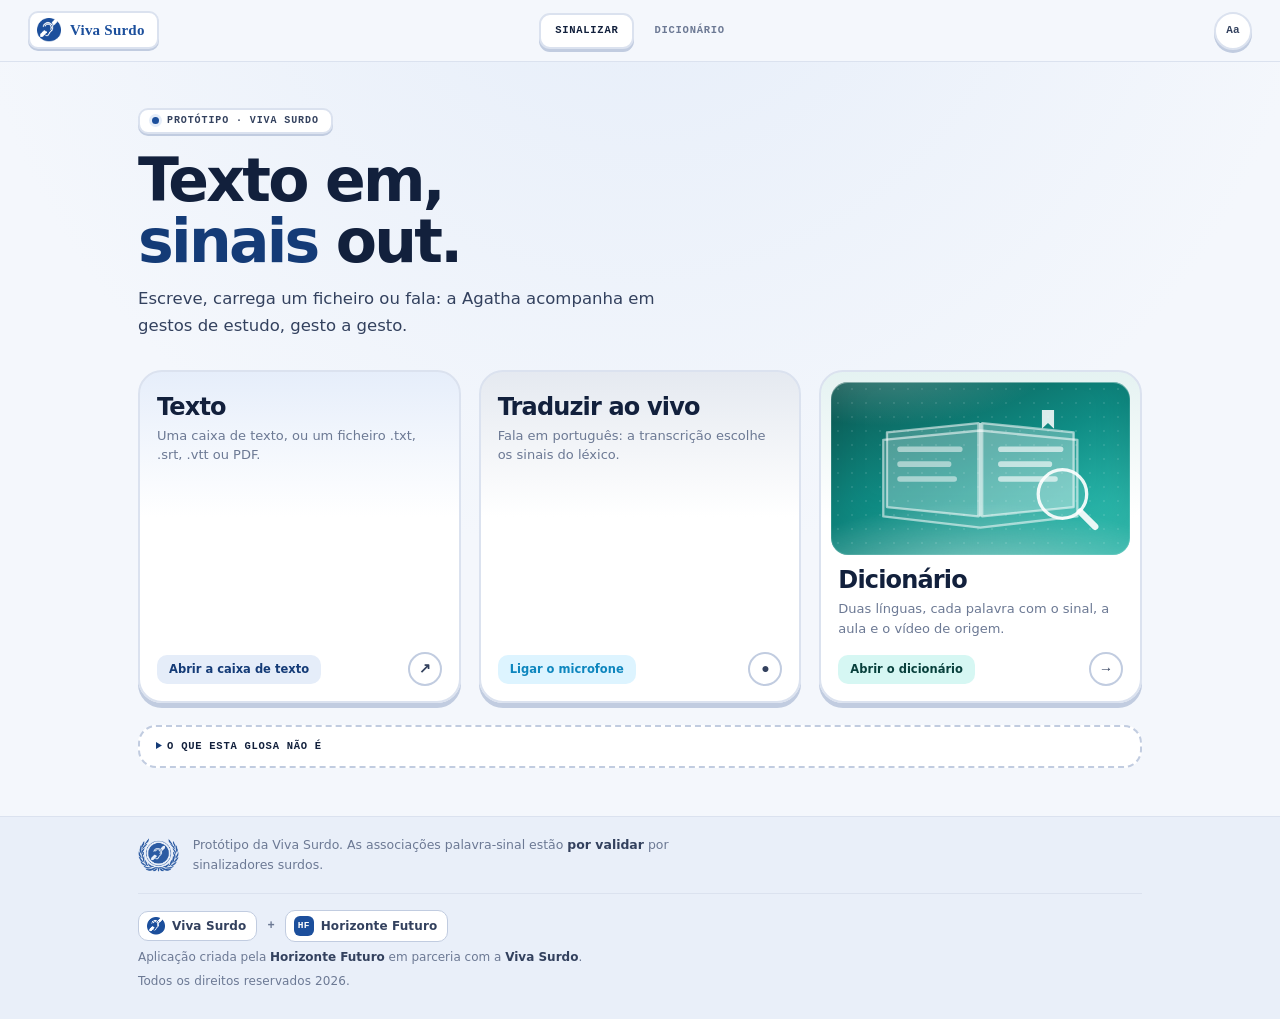
<file: index.html>
<!DOCTYPE html>
<html lang="pt-AO">
<head>
<meta charset="UTF-8">
<meta name="viewport" content="width=device-width, initial-scale=1.0, viewport-fit=cover">
<title>Viva Surdo — texto em, sinais out</title>
<meta name="description" content="Cola texto, legendas ou um PDF e vê a glosa em sinais com mãos animadas. Dicionário de sinais de estudo em Língua Gestual Angolana, por validar por sinalizadores surdos. Sem conta, sem recolha de dados.">
<meta name="theme-color" content="#F4F7FC">
<link rel="manifest" href="manifest.webmanifest">
<link rel="apple-touch-icon" href="assets/icon-192.png?v=vs134">
<meta name="mobile-web-app-capable" content="yes">
<meta name="apple-mobile-web-app-title" content="Viva Surdo">
<meta property="og:type" content="website">
<meta property="og:locale" content="pt_AO">
<meta property="og:site_name" content="Viva Surdo">
<meta property="og:title" content="Viva Surdo — texto em, sinais out">
<meta property="og:description" content="Cola texto, legendas ou um PDF e vê a glosa em sinais com mãos animadas. Glosa de estudo, não tradução automática.">
<link rel="icon" href="favicon.ico?v=vs134" sizes="any">
<link rel="stylesheet" href="styles.css?v=vs134">
<script>
/* Aplicar as opções de acessibilidade antes do primeiro paint. */
(function () {
  try {
    var p = JSON.parse(localStorage.getItem('vs.a11y') || '{}');
    var h = document.documentElement;
    if (p.temaEscuro) h.setAttribute('data-tema-escuro', '');
    if (p.contraste) h.setAttribute('data-contraste-alto', '');
    if (p.movimento) h.setAttribute('data-movimento-reduzido', '');
    h.style.setProperty('--escala', ([100, 115, 130, 150].indexOf(p.escala) >= 0 ? p.escala : 100) / 100);
  } catch (e) { /* sem localStorage: usar valores padrão */ }
})();
</script>
</head>
<body>
<a class="skip" href="#conteudo">Saltar para o conteúdo principal</a>
<div id="app"></div>
<span id="route-live" class="sr-only" aria-live="polite"></span>
<div id="vivo-fluxo" class="vivo-fluxo" aria-hidden="true">
  <!-- o clarão: uma cópia estática, desfocada e ondulada pela turbulência. Fica
       num SVG próprio porque qualquer animação no mesmo SVG obriga o Chrome a
       repetir os filtros de ecrã inteiro a cada quadro (10 fps em vez de 60). -->
  <svg class="vivo-liquido vivo-liquido-veu" viewBox="0 0 1600 1000" preserveAspectRatio="none" focusable="false">
    <defs>
      <filter id="vivo-onda" x="-15%" y="-15%" width="130%" height="130%" color-interpolation-filters="sRGB">
        <feTurbulence type="fractalNoise" baseFrequency="0.008 0.012" numOctaves="2" seed="11" result="ruido"/>
        <feDisplacementMap in="SourceGraphic" in2="ruido" scale="26" xChannelSelector="R" yChannelSelector="G"/>
      </filter>
      <!-- uma só cinta (a «#2 Ribbon» da referência): um laço fechado de béziers -->
      <path id="vivo-cinta" fill="none" d="M 800,78.2 C 809.2,78.5 818.5,80.3 827.4,82.7 C 836.3,85 845,89.5 853.5,92.4 C 862,95.4 870.1,99.3 878.7,100.5 C 887.3,101.8 895.7,101.8 905.1,99.8 C 914.5,97.7 924.5,93 935.2,88.2 C 945.8,83.3 957.6,76 969.1,70.7 C 980.5,65.4 992.9,59.4 1003.8,56.5 C 1014.7,53.6 1025.5,52.3 1034.6,53.2 C 1043.8,54.2 1051.5,58.3 1058.6,62.4 C 1065.7,66.5 1070.9,73.3 1077.2,77.8 C 1083.6,82.4 1088.8,87.8 1096.5,89.7 C 1104.3,91.7 1112.6,92.1 1123.7,89.7 C 1134.8,87.4 1148.2,81.9 1163.1,75.7 C 1177.9,69.5 1195.7,60.3 1212.8,52.7 C 1229.9,45.1 1249.1,36.2 1265.8,30.1 C 1282.5,24.1 1299.2,18.9 1313,16.4 C 1326.9,13.9 1338.8,13.9 1348.8,15.3 C 1358.9,16.7 1366.2,20.8 1373.4,24.8 C 1380.5,28.7 1385.6,34.4 1391.9,39.2 C 1398.1,43.9 1403.9,48.9 1410.8,53.4 C 1417.7,57.8 1425.5,61.6 1433.2,65.8 C 1440.8,70.1 1449.7,73.8 1456.7,79 C 1463.6,84.3 1470.7,90 1475,97.5 C 1479.2,105 1481.7,114 1482,124.1 C 1482.2,134.2 1479.4,146.4 1476.4,158.1 C 1473.4,169.8 1467.5,182.8 1463.9,194.3 C 1460.4,205.8 1455.8,217.2 1455.1,227 C 1454.3,236.7 1455.3,245.2 1459.4,252.9 C 1463.5,260.6 1471.3,266.6 1479.7,273.1 C 1488.1,279.5 1500,284.9 1509.7,291.4 C 1519.5,297.9 1530.6,304.5 1538,312.3 C 1545.3,320 1551.3,328.6 1553.8,337.8 C 1556.4,347 1555.5,357.3 1553.5,367.4 C 1551.5,377.5 1545.9,388.3 1541.8,398.5 C 1537.8,408.7 1532,418.9 1529.2,428.7 C 1526.4,438.6 1524.4,448 1525.1,457.5 C 1525.7,467 1529,476.1 1533,485.7 C 1537,495.2 1543.7,504.8 1548.8,514.6 C 1554,524.5 1560.2,534.7 1564,544.8 C 1567.7,554.9 1570.4,565.3 1571.4,575.4 C 1572.3,585.5 1570.9,595.5 1569.8,605.3 C 1568.7,615.2 1565.6,624.7 1564.6,634.5 C 1563.6,644.4 1562.5,654 1563.7,664.3 C 1564.8,674.6 1567.8,685.2 1571.5,696.3 C 1575.2,707.4 1581.5,719.3 1585.7,730.9 C 1590,742.6 1595.7,755 1597.2,766.2 C 1598.7,777.3 1599.1,788.6 1595,797.9 C 1590.8,807.2 1583.1,815.5 1572.4,821.9 C 1561.6,828.3 1546.3,832.9 1530.7,836.5 C 1515.2,840 1495.9,841.5 1479.1,843.3 C 1462.2,845.1 1444.2,845.4 1429.8,847.1 C 1415.3,848.8 1402.5,850.3 1392.5,853.3 C 1382.5,856.4 1375.7,860.5 1369.6,865.1 C 1363.5,869.8 1360.4,875.9 1356.1,881.3 C 1351.8,886.7 1348.7,892.8 1343.6,897.5 C 1338.6,902.2 1332.8,906.4 1325.9,909.4 C 1318.9,912.5 1310.2,914.2 1301.8,916 C 1293.5,917.7 1283.9,918.3 1275.7,920.1 C 1267.5,921.9 1259.4,923.6 1252.7,926.8 C 1246,930 1240.7,934.3 1235.5,939.3 C 1230.3,944.3 1226.6,951 1221.5,956.6 C 1216.3,962.2 1211.7,968.9 1204.7,972.9 C 1197.7,977 1189.5,980.4 1179.5,981 C 1169.4,981.5 1157.1,979.7 1144.4,976.5 C 1131.6,973.2 1116.8,966.9 1103.2,961.6 C 1089.5,956.3 1075.1,948.9 1062.7,944.6 C 1050.3,940.2 1038.7,936.1 1028.7,935.5 C 1018.7,934.9 1010.5,936.9 1002.6,940.8 C 994.6,944.8 988.3,952.4 980.8,959.2 C 973.4,966 966.5,975.4 958,981.6 C 949.6,987.7 940.4,993.9 930.2,996.1 C 920.1,998.3 908.7,997.8 897.4,994.7 C 886.1,991.5 873.9,984.4 862.6,977.2 C 851.3,970 840.1,959.6 829.6,951.4 C 819.2,943.2 809.5,934.1 800,927.8 C 790.5,921.4 781.8,916.6 772.9,913.2 C 764,909.9 755.3,909 746.5,907.7 C 737.7,906.4 728.8,906.7 720.2,905.3 C 711.6,903.9 703.1,902.3 695.1,899.5 C 687.2,896.7 679.8,892.3 672.5,888.6 C 665.2,884.8 658.9,879.6 651.5,877.1 C 644.1,874.6 637.3,872.4 628.3,873.7 C 619.4,875 609.7,878.7 597.9,884.9 C 586,891.1 572.1,901 557.2,911 C 542.2,920.9 524.7,934 508,944.6 C 491.3,955.2 473,966.7 457.1,974.5 C 441.2,982.2 425.5,988.2 412.6,990.9 C 399.8,993.7 389,992.9 380,990.8 C 371,988.7 364.9,983.1 358.6,978.2 C 352.3,973.4 348.2,966.6 342.3,961.7 C 336.4,956.9 330.9,952.2 323.3,949.4 C 315.7,946.5 306.7,945.3 296.6,944.6 C 286.6,943.8 274.5,944.9 263.1,945 C 251.7,945.2 239,946.1 228.2,945.2 C 217.5,944.3 207.1,942.8 198.5,939.8 C 190,936.8 183.3,932.2 177.1,927.1 C 170.9,922 166.7,915.5 161.5,909.3 C 156.3,903.1 151.9,896.3 145.9,890.1 C 139.8,883.9 132.8,878 125.1,872 C 117.4,866 107.8,860.5 99.6,854.1 C 91.3,847.7 81.8,841.3 75.6,833.5 C 69.4,825.8 63.9,817.2 62.3,807.5 C 60.6,797.7 61.9,786.6 65.9,775.1 C 69.8,763.6 77.9,750.7 85.9,738.4 C 93.8,726.2 105.3,713.3 113.7,701.7 C 122.1,690.1 131.5,678.9 136.3,668.8 C 141,658.8 143.6,649.9 142.2,641.5 C 140.8,633.1 135.1,625.9 127.7,618.3 C 120.4,610.7 108.7,603.8 98.3,596 C 87.8,588.3 74.9,580.4 65.1,571.8 C 55.2,563.3 45.7,554.1 39,544.6 C 32.4,535.2 28.2,525.1 25.1,515.2 C 22,505.2 21.7,494.9 20.5,484.8 C 19.4,474.6 19.6,464.4 18.2,454.2 C 16.8,443.9 14.8,433.5 12.1,423 C 9.4,412.4 5,401.6 2,390.8 C -1,380 -5.1,368.8 -6.1,358.2 C -7.2,347.5 -7.3,336.8 -4.2,327 C -1.1,317.3 4.9,308 12.4,299.7 C 20,291.3 31.1,284.1 41.2,277 C 51.3,269.9 63.8,264 73.1,257.3 C 82.4,250.6 91.4,244.3 97.1,236.6 C 102.8,228.9 105.8,220.6 107.2,211.2 C 108.6,201.9 106.5,191 105.6,180.3 C 104.8,169.6 101.8,157.5 102.2,147.3 C 102.7,137 103.6,126.5 108.3,118.8 C 113.1,111.1 120.7,104.8 130.7,100.8 C 140.7,96.9 154.5,95.5 168.2,95 C 182,94.5 198.7,96.5 213.3,97.7 C 228,99 243.5,101.5 256.3,102.4 C 269.1,103.3 280.6,104 290.3,103.2 C 300,102.4 307.4,100.1 314.6,97.7 C 321.8,95.2 327.2,91.3 333.8,88.3 C 340.4,85.3 346.6,81.9 354.2,79.8 C 361.8,77.7 370.4,76.4 379.3,75.6 C 388.3,74.8 398.6,75.5 407.8,75.1 C 417.1,74.8 426.9,75.2 434.9,73.3 C 442.9,71.4 449.9,68.8 455.8,63.7 C 461.6,58.7 465.6,51.4 469.9,43.2 C 474.1,35.1 476.8,24.1 481.4,14.9 C 486,5.7 490.4,-5.1 497.5,-12 C 504.5,-18.9 513,-24.9 523.5,-26.5 C 534,-28.1 547,-26.3 560.4,-21.6 C 573.7,-16.9 589.3,-7.6 603.8,1.7 C 618.2,11 633.5,23.9 647.1,34.2 C 660.7,44.5 673.7,55.8 685.4,63.5 C 697.1,71.2 707.4,77.2 717.4,80.6 C 727.4,84.1 736.2,84.2 745.4,84.2 C 754.6,84.2 763.4,81.5 772.5,80.5 C 781.6,79.5 790.8,77.8 800,78.2 Z"/>
    </defs>
    <g class="vivo-veu"><use class="vivo-risco" href="#vivo-cinta"/></g>
  </svg>
  <!-- a água que corre: dois traços sem filtro, um largo e um fino -->
  <svg class="vivo-liquido vivo-liquido-agua" viewBox="0 0 1600 1000" preserveAspectRatio="none" focusable="false">
    <defs>
      <linearGradient id="vivo-azul" x1="100%" y1="100%" x2="0%" y2="0%">
        <stop offset="0%" stop-color="#1157AE"/>
        <stop offset="25%" stop-color="#3FA9EE"/>
        <stop offset="55%" stop-color="#0F63C2"/>
        <stop offset="82%" stop-color="#6FD0FF"/>
        <stop offset="100%" stop-color="#0B4E9E"/>
      </linearGradient>
    </defs>
    <g class="vivo-fio"><use class="vivo-risco" href="#vivo-cinta"/></g>
    <g class="vivo-filamento"><use class="vivo-risco" href="#vivo-cinta"/></g>
  </svg>
  <div class="vivo-ondas"><i></i><i></i><i></i></div>
</div>
<script src="referencias.js?v=vs134"></script>
<script src="dados.js?v=vs134"></script>
<script src="lga.js?v=vs134"></script>
<script src="lga-3d.js?v=vs134"></script>
<script src="maos.js?v=vs134"></script>
<script src="vendor/three.min.js?v=vs134"></script>
<script src="vendor/GLTFLoader.js?v=vs134"></script>
<script src="avatar.js?v=vs134"></script>
<script src="sinal3d.js?v=vs134"></script>
<script src="aoVivo.js?v=vs134"></script>
<script src="app.js?v=vs134"></script>
</body>
</html>
</file>
<file: styles.css>
/* Viva Surdo — folha única. Tokens, componentes, telemóvel.
   Paleta tirada do logótipo oficial: azul-real sobre branco. A linguagem vem do
   treinador de SFX: cartões de 2 px com sombra sólida, botões grossos e tipos do
   sistema (sem webfonts). O azul-real é #1C4F9C (amostrado do logótipo). */
:root {
  --bg: #F4F7FC;
  --bg-deep: #E9EFF9;
  --surface: #FFFFFF;
  --surface-2: #EFF3FA;
  --surface-3: #E2E9F5;
  --ink: #12203C;
  --ink-soft: #33415E;
  --muted: #6C7994;
  --line: #DBE2EF;
  --line-strong: #C1CCE0;
  --brand: #1C4F9C;
  --brand-hover: #2560B8;
  --brand-deep: #143B77;
  --brand-ink: #FFFFFF;
  --brand-soft: #E5EDF9;
  --blue: #1CB0F6;
  --blue-deep: #0E86BE;
  --blue-soft: #DDF4FF;
  --blue-ink: #062B3B;
  --yellow: #FFC800;
  --yellow-deep: #BE9500;
  --yellow-soft: #FFF5C4;
  --yellow-ink: #3B2500;
  --orange: #FF9600;
  --orange-deep: #C56F00;
  --orange-soft: #FFF0DB;
  --orange-ink: #3B1D00;
  --red: #FF4B4B;
  --red-deep: #CF2F2F;
  --red-soft: #FFE7E7;
  --shadow: 0 4px 0 var(--line-strong);
  --shadow-brand: 0 5px 0 var(--brand-deep);
  --shadow-blue: 0 4px 0 var(--blue-deep);
  --display: "Segoe UI Variable Display", "Segoe UI", "Trebuchet MS", system-ui, sans-serif;
  --body: "Segoe UI Variable Text", "Segoe UI", "Trebuchet MS", system-ui, sans-serif;
  --serif: "Iowan Old Style", Georgia, "Times New Roman", serif;
  --mono: ui-monospace, "Cascadia Mono", Consolas, monospace;
  --focus: #4FC7FF;
  --escala: 1;
}

[data-tema-escuro] {
  --bg: #0C1526;
  --bg-deep: #08101D;
  --surface: #131F35;
  --surface-2: #182741;
  --surface-3: #213352;
  --ink: #EEF2FB;
  --ink-soft: #C7D2E6;
  --muted: #8D9BB5;
  --line: #263A5C;
  --line-strong: #354C73;
  --brand: #6D96E0;
  --brand-hover: #83A8EA;
  --brand-deep: #2A5090;
  --brand-ink: #071429;
  --brand-soft: #17294A;
  --blue: #4FC7FF;
  --blue-deep: #08678F;
  --blue-soft: #123346;
  --blue-ink: #E4F7FF;
  --yellow: #FFD43B;
  --yellow-deep: #8F6B00;
  --yellow-soft: #3A320E;
  --yellow-ink: #1A1400;
  --orange: #FFB03A;
  --orange-deep: #9A5600;
  --orange-soft: #3D2B15;
  --orange-ink: #FFF3E4;
  --red: #FF6B6B;
  --red-deep: #B33B3B;
  --red-soft: #3A1B1B;
  color-scheme: dark;
}

[data-contraste-alto] {
  --bg: #000;
  --bg-deep: #000;
  --surface: #000;
  --surface-2: #000;
  --surface-3: #111;
  --ink: #FFF;
  --ink-soft: #FFF;
  --muted: #FFF;
  --line: #FFF;
  --line-strong: #FFF;
  --brand: #FFD400;
  --brand-hover: #FFE04D;
  --brand-deep: #FFD400;
  --brand-ink: #000;
  --brand-soft: #000;
  --blue: #00E5FF;
  --blue-deep: #00E5FF;
  --blue-soft: #000;
  --blue-ink: #000;
  --yellow: #FFD400;
  --yellow-deep: #FFD400;
  --yellow-soft: #000;
  --yellow-ink: #000;
  --orange: #FFD400;
  --orange-deep: #FFD400;
  --orange-soft: #000;
  --orange-ink: #000;
  --red: #FF6B6B;
  --red-deep: #FF6B6B;
  --red-soft: #000;
  --shadow: none;
  --shadow-brand: none;
  --shadow-blue: none;
  --focus: #FFD400;
  color-scheme: dark;
}

* { box-sizing: border-box; }

html {
  font-size: calc(100% * var(--escala));
  -webkit-text-size-adjust: 100%;
  scroll-behavior: smooth;
}

body {
  margin: 0;
  min-height: 100dvh;
  display: flex;
  flex-direction: column;
  background:
    radial-gradient(circle at 50% -12%, var(--brand-soft), transparent 52%),
    var(--bg);
  color: var(--ink);
  font: 500 1rem/1.6 var(--body);
  -webkit-font-smoothing: antialiased;
  text-rendering: optimizeLegibility;
}

h1, h2, h3 { margin: 0; font-family: var(--display); line-height: 1.1; }

a { color: var(--brand-deep); }
[data-tema-escuro] a, [data-contraste-alto] a { color: var(--brand); }

img, svg { max-width: 100%; }

::selection { background: var(--brand); color: #fff; }
[data-tema-escuro] ::selection { background: var(--focus); color: #071123; }
[data-contraste-alto] ::selection { background: var(--yellow); color: #000; }

:focus-visible { outline: 3px solid var(--focus); outline-offset: 2px; border-radius: 8px; }

.sr-only {
  position: absolute; width: 1px; height: 1px; padding: 0; margin: -1px;
  overflow: hidden; clip: rect(0 0 0 0); white-space: nowrap; border: 0;
}

.skip {
  position: absolute; left: 12px; top: -64px; z-index: 60;
  padding: .7rem 1rem; border: 2px solid var(--brand-deep); border-radius: 0 0 12px 12px;
  background: var(--brand); color: var(--brand-ink);
  font: 800 .9rem/1 var(--body); text-decoration: none;
}
.skip:focus { top: 0; }

/* ---------------- moldura ---------------- */
.topo {
  position: sticky; top: 0; z-index: 30;
  display: grid; grid-template-columns: 1fr auto 1fr; align-items: center; gap: 10px;
  min-height: 62px; padding: 10px clamp(14px, 3vw, 28px);
  background: var(--bg);
  border-bottom: 1px solid var(--line);
}
.topo-ini { justify-self: start; min-width: 0; }
.topo-fim { position: relative; justify-self: end; display: flex; align-items: center; gap: 8px; }

.marca {
  display: inline-flex; align-items: center; gap: 9px;
  min-height: 34px; padding: 5px 12px 5px 7px;
  border: 2px solid var(--line); border-radius: 10px;
  background: var(--surface); color: var(--brand);
  text-decoration: none; white-space: nowrap;
  box-shadow: 0 2px 0 var(--line-strong);
  transition: border-color .12s ease, transform .1s ease;
}
.marca:hover { border-color: var(--line-strong); transform: translateY(-1px); }
.marca span { font: 700 15px/1 var(--serif); letter-spacing: .015em; }
.marca img { display: block; width: 24px; height: 24px; }

.nav { display: flex; justify-self: center; gap: 4px; }

.nav-a {
  display: inline-flex; align-items: center; justify-content: center;
  min-height: 36px; padding: 0 14px;
  border: 2px solid transparent; border-radius: 11px;
  color: var(--muted); font: 800 10.5px/1 var(--mono);
  letter-spacing: .07em; text-transform: uppercase; text-decoration: none;
  transition: background .12s ease, color .12s ease, border-color .12s ease;
}
.nav-a:hover { background: var(--surface-2); color: var(--ink); }
.nav-a.on {
  background: var(--surface); border-color: var(--line); color: var(--ink);
  box-shadow: 0 3px 0 var(--line-strong);
}

main {
  flex: 1;
  width: min(100%, 1060px);
  margin: 0 auto;
  padding: clamp(14px, 3vw, 30px) clamp(14px, 3vw, 28px) 48px;
}
main:focus { outline: none; }

.rodape {
  border-top: 1px solid var(--line);
  padding: 18px clamp(14px, 3vw, 28px) 28px;
  background: var(--bg-deep);
  color: var(--muted);
  font-size: .78rem;
}
.rodape-linha { width: min(100%, 1004px); margin: 0 auto; display: flex; align-items: center; gap: 14px; }
.rodape p { margin: 0; max-width: 64ch; }
.rodape-marca { display: block; flex: none; width: auto; height: 34px; opacity: .92; }
.rodape b { color: var(--ink-soft); }

/* créditos: duas marcas, parceria e NIF */
.rodape-creditos {
  width: min(100%, 1004px); margin: 18px auto 0; padding-top: 16px;
  border-top: 1px solid var(--line);
  display: grid; gap: 6px;
}
.creditos-marcas { display: flex; flex-wrap: wrap; align-items: center; gap: 10px; margin: 0 0 2px; }
.credito-marca {
  position: relative; display: inline-flex; align-items: center; gap: 7px;
  padding: 5px 10px 5px 8px;
  border: 1.5px solid var(--line-strong); border-radius: 10px;
  background: var(--surface); color: var(--ink-soft);
  font: 800 12px/1 var(--body); letter-spacing: .01em;
}
.credito-marca img { display: block; flex: none; width: 18px; height: 18px; }
[data-tema-escuro] .credito-marca img,
[data-contraste-alto] .credito-marca img { filter: brightness(0) invert(1); }
.credito-e { font: 900 12px/1 var(--mono); color: var(--muted); }
.credito-sigla {
  display: grid; place-items: center; flex: none;
  width: 20px; height: 20px; border-radius: 6px;
  background: var(--brand); color: var(--brand-ink);
  font: 900 9.5px/1 var(--mono); letter-spacing: .02em;
}
.credito-hf { cursor: help; }
.credito-hf:hover, .credito-hf:focus-visible { border-color: var(--brand); color: var(--ink); }
.credito-hf:focus-visible { outline: 2px solid var(--focus); outline-offset: 2px; }
.credito-nif {
  position: absolute; left: 50%; bottom: calc(100% + 8px); z-index: 2;
  transform: translate(-50%, 4px);
  padding: 6px 9px; border-radius: 8px;
  border: 1.5px solid var(--ink); background: var(--ink); color: var(--bg);
  font: 700 11px/1 var(--mono); letter-spacing: .03em; white-space: nowrap;
  opacity: 0; visibility: hidden;
  transition: opacity .13s ease, transform .13s ease, visibility .13s ease;
}
.credito-nif::after {
  content: ""; position: absolute; left: 50%; top: 100%;
  width: 7px; height: 7px; margin-left: -3.5px; margin-top: -3.5px;
  background: var(--ink); transform: rotate(45deg);
}
.credito-hf:hover .credito-nif,
.credito-hf:focus-visible .credito-nif,
.credito-hf:focus-within .credito-nif {
  opacity: 1; visibility: visible; transform: translate(-50%, 0);
}
.creditos-txt, .creditos-dir { margin: 0; font: 500 12px/1.55 var(--body); color: var(--muted); }
.creditos-txt b { color: var(--ink-soft); }
.creditos-dir { color: var(--muted); letter-spacing: .01em; }

/* ---------------- cabeçalho de página ---------------- */
.entrada { max-width: 780px; margin-top: clamp(6px, 1.6vh, 20px); }

.kicker {
  display: inline-flex; align-items: center; gap: 8px;
  margin: 0 0 16px; padding: 6px 12px;
  border: 2px solid var(--line); border-radius: 10px;
  background: var(--surface); color: var(--ink-soft);
  font: 800 10px/1 var(--mono); letter-spacing: .09em; text-transform: uppercase;
  box-shadow: 0 2px 0 var(--line-strong);
}
.kicker::before {
  content: ""; width: 7px; height: 7px; border-radius: 50%;
  background: var(--brand); box-shadow: 0 0 0 3px var(--brand-soft);
}

.entrada h1 {
  font-weight: 900;
  font-size: clamp(34px, 5.6vw, 60px);
  line-height: 1.02;
  letter-spacing: -.045em;
}
.entrada h1 em { font-style: normal; color: var(--brand-deep); }
.entrada .sub {
  margin: 14px 0 0; max-width: 54ch;
  font: 500 clamp(14px, 1.6vw, 16.5px)/1.6 var(--body); color: var(--ink-soft);
}

/* ---------------- cartões de modo ---------------- */
.modo-grid {
  display: grid; grid-template-columns: repeat(3, minmax(0, 1fr));
  gap: 18px; margin-top: clamp(20px, 3.4vh, 32px);
}

/* Cada cartão é um pequeno cartaz: um campo de cor que escorre para branco na
   base, a ilustração, e uma acção escrita por baixo. As cores entram por
   variáveis para servir o tema claro, o escuro e o contraste alto. */
.modo-card {
  --card-accent: #1B63D6;
  --card-bg: linear-gradient(158deg, #0A3E96 0%, #1B63D6 52%, #4E93F0 100%);
  --card-ink: #FFFFFF;
  --card-cta: var(--brand-deep);
  --card-cta-bg: var(--brand-soft);
  position: relative;
  display: flex; flex-direction: column;
  padding: 10px;
  border: 2px solid var(--line); border-radius: 24px;
  background: linear-gradient(180deg, color-mix(in srgb, var(--card-accent) 11%, var(--surface)) 0%, var(--surface) 44%);
  color: var(--ink);
  font: inherit; text-align: left; text-decoration: none; cursor: pointer;
  box-shadow: 0 5px 0 var(--line-strong);
  transition: transform .18s ease, border-color .18s ease, box-shadow .18s ease;
}
.modo-card:hover { transform: translateY(-4px); border-color: var(--line-strong); box-shadow: 0 9px 0 var(--line-strong); }
.modo-card:active { transform: translateY(0); box-shadow: 0 3px 0 var(--line-strong); }
.modo-card.ao-vivo {
  --card-accent: #123B7A;
  --card-bg: linear-gradient(158deg, #06152F 0%, #0D2E63 48%, #1B4FA8 100%);
  --card-cta: var(--blue-deep);
  --card-cta-bg: var(--blue-soft);
}
.modo-card.dicionario {
  --card-accent: #0F8C84;
  --card-bg: linear-gradient(158deg, #0B5751 0%, #0F8C84 48%, #38CFC0 100%);
  --card-cta: #08403C;
  --card-cta-bg: #D6F7F3;
}
/* no escuro os tons "soft" são escuros: a acção passa a ser uma pastilha cheia */
[data-tema-escuro] .modo-card.texto {
  --card-cta: var(--bg-deep); --card-cta-bg: var(--brand);
}
[data-tema-escuro] .modo-card.ao-vivo {
  --card-cta: var(--bg-deep); --card-cta-bg: var(--blue);
}
[data-tema-escuro] .modo-card.dicionario {
  --card-cta: var(--bg-deep); --card-cta-bg: #38CFC0;
}
/* no contraste alto não há gradientes: preto sobre branco */
[data-contraste-alto] .modo-card { background: var(--surface); }
[data-contraste-alto] .mode-art { --card-bg: #000; }
[data-contraste-alto] .mode-art::after { display: none; }
[data-contraste-alto] .modo-card.texto,
[data-contraste-alto] .modo-card.ao-vivo,
[data-contraste-alto] .modo-card.dicionario { --card-cta: #000; --card-cta-bg: #FFFFFF; }

.mode-art {
  position: relative; display: block; overflow: hidden;
  aspect-ratio: 320 / 186;
  border-radius: 17px;
  background: var(--card-bg); color: var(--card-ink);
  box-shadow:
    inset 0 1px 0 rgba(255, 255, 255, .32),
    inset 0 0 0 1px rgba(255, 255, 255, .12),
    inset 0 -26px 38px rgba(0, 0, 0, .12);
}
.mode-art::before {
  content: ""; position: absolute; inset: 0; pointer-events: none;
  background-image: radial-gradient(currentColor 1px, transparent 1px);
  background-size: 14px 14px; opacity: .1;
}
/* a luz branca sobe da base, como o brilho de baixo da Gemini Live */
.mode-art::after {
  content: ""; position: absolute; inset: 0; pointer-events: none;
  background:
    radial-gradient(115% 78% at 50% 120%, rgba(255, 255, 255, .5), rgba(255, 255, 255, 0) 64%),
    radial-gradient(90% 60% at 18% -12%, rgba(255, 255, 255, .26), transparent 62%);
}
.mode-art svg {
  position: absolute; inset: 0; width: 100%; height: 100%; display: block;
  transition: transform .38s cubic-bezier(.2, .8, .2, 1);
}
.modo-card:hover .mode-art svg { transform: scale(1.04) rotate(-.7deg); }

.mode-copy { display: flex; flex-direction: column; flex: 1 1 auto; min-width: 0; padding: 13px 7px 5px; }
.mode-name {
  font: 900 clamp(20px, 1.9vw, 24px)/1.05 var(--display);
  letter-spacing: -.035em; color: var(--ink);
}
.mode-sub { margin-top: 6px; font: 500 13px/1.5 var(--body); color: var(--muted); }
.mode-foot { display: flex; align-items: center; justify-content: space-between; gap: 10px; margin-top: auto; padding-top: 14px; }
.mode-cta {
  display: inline-block; padding: 9px 12px; border-radius: 10px;
  font: 800 11.5px/1 var(--body);
  color: var(--card-cta); background: var(--card-cta-bg);
}
.mode-go {
  flex: none; display: grid; place-items: center;
  width: 34px; height: 34px;
  border: 2px solid var(--line-strong); border-radius: 50%;
  background: var(--surface); color: var(--ink-soft);
  font: 900 14px/1 var(--mono);
  transition: background .16s ease, color .16s ease, border-color .16s ease, transform .16s ease;
}
.modo-card:hover .mode-go { background: var(--ink); border-color: var(--ink); color: var(--bg); transform: translateY(2px); }

/* ---------------- painéis ---------------- */
.painel {
  margin-top: clamp(18px, 3vh, 28px);
  padding: 16px;
  border: 2px solid var(--line); border-radius: 22px;
  background: var(--surface);
  box-shadow: 0 4px 0 var(--line-strong);
}
.painel-topo {
  display: flex; align-items: center; justify-content: space-between; gap: 10px;
  margin: 0 2px 10px;
}
.rotulo {
  display: block;
  font: 800 10px/1 var(--mono); letter-spacing: .09em; text-transform: uppercase;
  color: var(--muted);
}
.conta { font: 700 10px/1 var(--mono); letter-spacing: .04em; color: var(--muted); }

.campo { display: block; }
.campo .rotulo { margin-bottom: 8px; }

textarea, input[type="search"] {
  width: 100%;
  font: 500 15px/1.6 var(--body);
  color: var(--ink);
  background: var(--surface-2);
  border: 2px solid var(--line);
  border-radius: 14px;
  padding: 13px 15px;
  transition: border-color .12s ease, background .12s ease, box-shadow .12s ease;
}
textarea { resize: vertical; min-height: 118px; }
input[type="search"] { -webkit-appearance: none; appearance: none; }
textarea:hover, input[type="search"]:hover { border-color: var(--line-strong); }
textarea:focus, input[type="search"]:focus {
  outline: none;
  border-color: var(--blue);
  background: var(--surface);
  box-shadow: 0 0 0 3px var(--blue-soft);
}
textarea::placeholder, input[type="search"]::placeholder { color: var(--muted); }

.acoes { display: flex; flex-wrap: wrap; gap: 10px; margin-top: 12px; }

.bt {
  display: inline-flex; align-items: center; justify-content: center; gap: 8px;
  min-height: 48px; padding: 0 18px;
  border: 2px solid var(--line-strong); border-radius: 14px;
  background: var(--surface); color: var(--ink);
  font: 800 13.5px/1 var(--body); letter-spacing: .01em;
  cursor: pointer; text-decoration: none;
  box-shadow: 0 4px 0 var(--line-strong);
  transition: transform 90ms ease, box-shadow 90ms ease, background 120ms ease, border-color 120ms ease;
}
.bt:hover { background: var(--surface-2); transform: translateY(-1px); }
.bt:active { transform: translateY(3px); box-shadow: 0 1px 0 var(--line-strong); }
.bt.primario { background: var(--brand); border-color: var(--brand-deep); color: var(--brand-ink); box-shadow: var(--shadow-brand); }
.bt.primario:hover { background: var(--brand-hover); }
.bt.primario:active { box-shadow: 0 1px 0 var(--brand-deep); }
[data-contraste-alto] .bt.primario { color: #000; }
.bt.icone { width: 48px; min-width: 48px; padding: 0; font-size: 14px; }
.bt:disabled, .bt[aria-disabled="true"] {
  cursor: not-allowed; opacity: .45;
  transform: none; box-shadow: none;
  background: var(--surface-2); color: var(--muted); border-color: var(--line);
}

.recado {
  margin: 12px 0 0; padding: 10px 13px;
  border: 2px solid var(--orange); border-radius: 12px;
  background: var(--orange-soft); color: var(--orange-ink);
  font: 700 12.5px/1.45 var(--body);
}
.dica { margin: 12px 0 0; font: 500 11.5px/1.55 var(--body); color: var(--muted); }

.vel {
  display: flex; gap: 4px; padding: 4px;
  border: 2px solid var(--line); border-radius: 13px;
  background: var(--surface); box-shadow: 0 2px 0 var(--line-strong);
}
.vel-b {
  min-height: 34px; padding: 0 10px;
  border: 0; border-radius: 8px; background: none;
  color: var(--muted); font: 800 11px/1 var(--mono);
  cursor: pointer; transition: background .12s ease, color .12s ease;
}
.vel-b:hover { background: var(--surface-2); color: var(--ink); }
.vel-b.on { background: var(--brand-soft); color: var(--brand-deep); }
[data-tema-escuro] .vel-b.on { color: var(--brand); }
[data-contraste-alto] .vel-b.on { color: #000; }

/* ---------------- nota ---------------- */
.nota {
  margin-top: 22px; padding: 14px 16px;
  border: 2px dashed var(--line-strong); border-radius: 18px;
  background: var(--surface); color: var(--ink-soft);
  font: 500 13px/1.6 var(--body);
}
.nota summary {
  cursor: pointer; color: var(--ink);
  font: 800 10.5px/1 var(--mono); letter-spacing: .07em; text-transform: uppercase;
}
.nota summary::marker { color: var(--brand-deep); }
.nota p { margin: 10px 0 0; max-width: 66ch; }

/* ---------------- dicionário ---------------- */
.chips { display: flex; flex-wrap: wrap; gap: 6px; margin-top: 12px; }

.chip {
  min-height: 34px; padding: 0 12px;
  border: 2px solid var(--line); border-radius: 10px;
  background: var(--surface); color: var(--muted);
  font: 800 10.5px/1 var(--mono); letter-spacing: .06em; text-transform: uppercase;
  cursor: pointer; box-shadow: 0 2px 0 var(--line-strong);
  transition: background .12s ease, color .12s ease, border-color .12s ease;
}
.chip:hover { color: var(--ink); border-color: var(--line-strong); }
.chip.on { background: var(--ink); border-color: var(--ink); color: var(--bg); box-shadow: 0 2px 0 var(--line-strong); }

.grade {
  display: grid; grid-template-columns: repeat(auto-fill, minmax(158px, 1fr));
  gap: 14px; margin-top: 18px;
}

.cartao-item { position: relative; display: flex; }
.cartao-item > .cartao { flex: 1; }
.cartao {
  display: flex; flex-direction: column; align-items: stretch; gap: 7px;
  padding: 8px 8px 12px;
  border: 2px solid var(--line); border-radius: 16px;
  background: var(--surface); color: var(--ink); text-decoration: none;
  box-shadow: 0 3px 0 var(--line-strong);
  transition: transform .16s ease, border-color .16s ease, box-shadow .16s ease;
}
/* O selo do vídeo é irmão do cartão; o hover sobe os dois juntos. */
.cartao-item:hover .cartao { transform: translateY(-3px); border-color: var(--brand); box-shadow: 0 6px 0 var(--brand-deep); }
.cartao .fig {
  position: relative;
  display: grid; place-items: center; align-content: center; gap: 6px;
  width: 100%; aspect-ratio: 1 / 1;
  border: 1px solid var(--line); border-radius: 11px;
  background:
    radial-gradient(120% 96% at 50% 0%, var(--brand-soft) 0%, var(--surface-2) 58%, var(--surface) 100%);
  overflow: hidden;
}
.cartao .mao-fig { width: 86%; height: auto; display: block; }
/* Sem pose não há mão para mostrar: a figura diz que o cartão abre o vídeo da
   fonte, em vez de fingir uma mão que não existe. */
.fig-fonte {
  background:
    repeating-linear-gradient(-45deg, transparent 0 9px, rgba(28, 79, 156, .045) 9px 10px),
    var(--surface-2);
}
.fig-play {
  display: grid; place-items: center;
  width: 42px; height: 42px; border-radius: 50%;
  background: var(--brand); color: var(--brand-ink);
  font: 800 13px/1 var(--mono); padding-left: 3px;
  box-shadow: 0 2px 0 var(--brand-deep), 0 0 0 6px var(--surface);
  transition: transform .16s ease;
}
.cartao-item:hover .fig-play { transform: scale(1.08); }
/* A faixa imita a miniatura de um vídeo: aula à esquerda, tempo à direita. */
.fig-rodape {
  position: absolute; left: 8px; right: 8px; bottom: 7px;
  display: flex; align-items: center; justify-content: space-between; gap: 6px;
}
.fig-fonte-nome, .fig-tempo {
  font: 800 8.5px/1 var(--mono); letter-spacing: .08em; text-transform: uppercase;
  color: var(--muted);
}
.fig-fonte-nome {
  padding: 4px 6px; border-radius: 6px;
  background: var(--surface); border: 1px solid var(--line);
}
.fig-tempo { padding: 4px 2px; }
.cartao b { font: 800 13.5px/1.15 var(--display); text-align: center; }
.cartao .meta {
  display: flex; flex-wrap: wrap; align-items: center; justify-content: center; gap: 5px;
  font: 700 9px/1.35 var(--mono); letter-spacing: .02em; color: var(--muted);
  text-align: center;
}
.cartao .ponto {
  width: 7px; height: 7px; border-radius: 50%; flex: 0 0 auto;
  background: var(--line-strong);
}
.cartao[data-conf="alta"] .ponto { background: var(--brand); }
.cartao[data-conf="média"] .ponto { background: var(--yellow-deep); }
.cartao[data-conf="baixa"] .ponto { background: var(--red-deep); }
.meta-selo {
  padding: 2px 5px; border-radius: 999px;
  border: 1px solid var(--line-strong); color: var(--ink);
  font-weight: 800; font-size: 8px; letter-spacing: .05em; text-transform: uppercase;
}
.cartao-video {
  position: absolute; top: 6px; right: 6px;
  display: grid; place-items: center;
  width: 24px; height: 24px; border-radius: 50%;
  background: var(--brand); color: var(--brand-ink);
  font: 800 9px/1 var(--mono); text-decoration: none;
  box-shadow: 0 2px 0 var(--brand-deep);
  transition: transform .16s ease;
}
/* 2px de borda + 8 de padding + 6 de recuo da figura = o mesmo canto do selo */
.cartao-video { top: 16px; right: 16px; z-index: 1; }
/* 24px de selo, 42px de alvo de toque */
.cartao-video::after { content: ''; position: absolute; inset: -9px; border-radius: 50%; }
.cartao-item:hover .cartao-video { transform: translateY(-3px) scale(1.12); }
/* O selo diz que o cartão abre no palco 3D; o ≈ marca as poses que são
   aproximação declarada, para não passarem por leitura fechada do quadro. */
.selo-3d {
  position: absolute; top: 7px; left: 7px;
  padding: 3px 7px; border-radius: 999px;
  background: var(--brand); color: var(--brand-ink);
  font: 800 9px/1 var(--mono); letter-spacing: .06em;
}
.selo-3d[data-aprox="1"] { background: var(--yellow); color: var(--orange-ink); }
.chip-estado { border-style: dashed; }
.chip-estado.on { border-style: solid; }

/* Duas fontes na porta, uma lista de cada vez. O voltar nunca desaparece: a
   pessoa tem de conseguir trocar de língua sem voltar atrás do browser. */
.migalhas {
  display: flex; align-items: center; justify-content: space-between; gap: 12px;
  margin: 0 0 18px;
}
.migalhas a {
  font: 800 10.5px/1 var(--mono); letter-spacing: .06em; text-transform: uppercase;
  color: var(--muted); text-decoration: none;
  padding: 9px 12px; border: 2px solid var(--line); border-radius: 10px;
  background: var(--surface);
}
.migalhas a:hover { color: var(--ink); border-color: var(--brand); }
.migalhas .voltar::first-letter { letter-spacing: 0; }

.fontes {
  display: grid; grid-template-columns: repeat(auto-fit, minmax(300px, 1fr));
  gap: 18px; margin-top: 22px; max-width: 960px;
}
.fonte-card {
  position: relative;
  display: flex; flex-direction: column;
  padding: 10px;
  border: 2px solid var(--line); border-radius: 24px;
  background: var(--surface); color: var(--ink); text-decoration: none;
  box-shadow: 0 5px 0 var(--line-strong);
  transition: transform .18s ease, border-color .18s ease, box-shadow .18s ease;
}
.fonte-card:hover { transform: translateY(-4px); border-color: var(--brand); box-shadow: 0 9px 0 var(--line-strong); }
.fonte-art {
  position: relative; display: block; overflow: hidden;
  aspect-ratio: 320 / 186; border-radius: 17px;
  background: linear-gradient(160deg, var(--brand-soft) 0%, var(--surface-2) 100%);
  color: var(--brand-deep);
}
.fonte-art::before {
  content: ""; position: absolute; inset: 0; pointer-events: none;
  background-image: radial-gradient(currentColor 1px, transparent 1px);
  background-size: 14px 14px; opacity: .16;
}
.fonte-art svg {
  position: absolute; inset: 0; width: 100%; height: 100%; display: block;
  transition: transform .38s cubic-bezier(.2, .8, .2, 1);
}
.fonte-card:hover .fonte-art svg { transform: scale(1.04) rotate(.6deg); }
.fonte-num {
  position: absolute; right: 10px; top: -16px; z-index: 1; pointer-events: none;
  font: 900 84px/1 var(--display); letter-spacing: -.07em;
  color: currentColor; opacity: .14;
}
.fonte-eyebrow {
  position: absolute; left: 12px; top: 12px; z-index: 2;
  padding: 6px 9px; border-radius: 999px;
  color: inherit;
  background: color-mix(in srgb, currentColor 12%, transparent);
  border: 1px solid color-mix(in srgb, currentColor 26%, transparent);
  font: 800 9px/1 var(--mono); letter-spacing: .11em; text-transform: uppercase;
}
.fonte-copy { display: flex; flex-direction: column; flex: 1 1 auto; padding: 13px 8px 6px; }
.fonte-nome { font: 900 clamp(19px, 1.8vw, 23px)/1.1 var(--display); letter-spacing: -.03em; }
.fonte-desc { margin-top: 6px; font: 500 13px/1.5 var(--body); color: var(--muted); }
.fonte-chips { display: flex; flex-wrap: wrap; gap: 6px; margin-top: 10px; }
.fonte-chips span {
  padding: 6px 9px; border-radius: 999px;
  border: 1px solid color-mix(in srgb, currentColor 22%, transparent);
  font: 800 9.5px/1 var(--mono); letter-spacing: .05em; text-transform: uppercase;
}
/* o cartão IS ainda não mostra descrição: as fichas descem para junto da seta,
   senão fica um vazio solto no meio do cartão */
.fonte-card.is .fonte-chips { margin-top: auto; }
.fonte-seta {
  display: inline-flex; align-items: center; gap: 8px; align-self: flex-start;
  margin-top: auto; padding-top: 12px;
  font: 800 12.5px/1 var(--body);
}
.fonte-seta b { font: 900 14px/1 var(--mono); }
.fonte-card.lga {
  background: linear-gradient(160deg, var(--brand) 0%, var(--brand-deep) 100%);
  border-color: var(--brand-deep); color: var(--brand-ink);
  box-shadow: 0 5px 0 var(--brand-deep);
}
.fonte-card.lga:hover { border-color: var(--brand); box-shadow: 0 9px 0 var(--brand-deep); }
/* o azul da marca muda de tom nos temas: a tinta do cartão é --brand-ink, não branco */
.fonte-card.lga .fonte-art {
  background: color-mix(in srgb, var(--brand-ink) 13%, transparent);
  color: var(--brand-ink);
}
.fonte-card.lga .fonte-desc { color: color-mix(in srgb, var(--brand-ink) 82%, transparent); }
.fonte-card.lga .fonte-seta {
  padding: 10px 13px; border-radius: 11px;
  background: var(--brand-ink); color: var(--brand-deep);
}
/* o cartão IS é claro; a arte leva o azul da marca sobre um campo de céu, não
   sobre a mesma cor do fundo — senão lê-se como uma caixa vazia */
.fonte-card.is .fonte-art {
  background: linear-gradient(160deg, var(--blue-soft) 0%, var(--brand-soft) 100%);
  color: var(--brand);
  box-shadow: inset 0 1px 0 rgba(255, 255, 255, .5), inset 0 -20px 30px rgba(28, 79, 156, .1);
}
.fonte-card.is .fonte-eyebrow { color: var(--brand-deep); }
.fonte-card.is .fonte-num { color: var(--brand); }
.fonte-card.is .fonte-seta {
  padding: 10px 13px; border-radius: 11px;
  background: var(--brand); color: var(--brand-ink);
}
/* no escuro o azul da marca é claro: o fundo do cartão LGA acompanha e a
   tinta do botão passa a ser o azul, não o azul-escuro lavado */
[data-tema-escuro] .fonte-card.lga { background: linear-gradient(160deg, var(--brand) 0%, var(--brand-hover) 100%); }
[data-tema-escuro] .fonte-card.lga .fonte-seta { color: var(--brand); }
.fonte-card.lga .fonte-chips span { border-color: color-mix(in srgb, var(--brand-ink) 34%, transparent); }
.cartao-lga .lga-ve {
  display: -webkit-box; -webkit-line-clamp: 2; -webkit-box-orient: vertical;
  overflow: hidden; text-align: left; line-height: 1.4;
  min-height: 2.8em;
  font: 600 10.5px/1.4 var(--body); color: var(--muted);
}

.vazio { color: var(--muted); font: 700 11px/1.4 var(--mono); letter-spacing: .05em; text-transform: uppercase; }

.rodape-nota { margin-top: 22px; max-width: 64ch; font: 500 11.5px/1.6 var(--body); color: var(--muted); }

/* ---------------- sinalizadora em painel ---------------- */
/* O painel é estreito e alto: o palco azul leva 85% da altura e os controlos
   flutuam por cima do fundo do palco, em vez de roubar espaço à figura. */
.sg-painel {
  position: fixed; right: 18px; top: 14px; bottom: 14px; z-index: 79;
  display: flex; flex-direction: column; gap: 6px;
  width: min(430px, calc(100vw - 24px));
  height: auto; max-height: none;
  overflow: hidden;
  padding: 10px;
  border: 2px solid var(--line-strong); border-radius: 22px;
  background: var(--surface);
  box-shadow: 0 6px 0 var(--line-strong);
  animation: sgsobe .18s ease-out;
}
.sg-painel[hidden] { display: none; }
/* Sem a API de ecrã inteiro (iOS Safari), a mesma classe ocupa o viewport. */
.sg-painel:fullscreen,
.sg-painel.cheio {
  inset: 0; right: auto; bottom: auto;
  width: 100%; height: 100%; max-height: none;
  padding: 12px;
  border: 0; border-radius: 0;
  box-shadow: none;
  z-index: 90;
}
.sg-painel.cheio { height: 100dvh; }
@keyframes sgsobe {
  from { opacity: 0; transform: translateY(10px); }
  to { opacity: 1; transform: translateY(0); }
}

/* o logótipo é azul sobre transparente: em fundo escuro passa a branco */
[data-tema-escuro] .marca img,
[data-tema-escuro] .rodape-marca,
[data-contraste-alto] .marca img,
[data-contraste-alto] .rodape-marca { filter: brightness(0) invert(1); }
[data-tema-escuro] .entrada h1 em { color: var(--brand); }

.sg-topo {
  display: flex; align-items: center; gap: 8px;
  flex: none; min-height: 32px; padding: 0 2px;
}
.sg-btns { position: relative; display: flex; flex: none; gap: 6px; margin-left: auto; }
.sg-titulo {
  margin: 0; min-width: 0; flex: 1 1 auto;
  overflow: hidden; white-space: nowrap; text-overflow: ellipsis;
  font: 900 13.5px/1.15 var(--display); letter-spacing: -.02em; color: var(--ink);
}
.sg-modo {
  flex: none; padding: 4px 8px;
  border: 1.5px dashed var(--line-strong); border-radius: 999px;
  color: var(--muted); background: var(--surface-2);
  font: 800 8.5px/1 var(--mono); letter-spacing: .08em; text-transform: uppercase;
}
.sg-fechar {
  display: grid; place-items: center; flex: none;
  width: 32px; height: 32px;
  border: 2px solid var(--line); border-radius: 11px;
  background: var(--surface); color: var(--ink-soft);
  font: 800 18px/1 var(--body);
  cursor: pointer; box-shadow: 0 2px 0 var(--line-strong);
}
.sg-fechar:hover { background: var(--surface-2); }
.sg-fechar.on { background: var(--brand-soft); border-color: var(--brand-deep); color: var(--brand-deep); }
[data-tema-escuro] .sg-fechar.on { border-color: var(--brand); color: var(--brand); }
[data-contraste-alto] .sg-fechar.on { color: #000; }

.sg-palco {
  position: relative; width: 100%;
  flex: 1 1 auto; min-height: 180px;
  overflow: hidden;
  border: 2px solid var(--line); border-radius: 18px;
  background:
    radial-gradient(ellipse 58% 46% at 50% 19%, rgba(56, 116, 204, .42) 0%, rgba(56, 116, 204, 0) 70%),
    radial-gradient(ellipse 104% 58% at 50% 108%, rgba(14, 36, 72, .55) 0%, rgba(14, 36, 72, 0) 62%),
    linear-gradient(180deg, #0A1730 0%, #0E2044 58%, #071123 100%);
}
.sg-palco canvas { display: block; width: 100%; height: 100%; }
.sg-espera {
  position: absolute; inset: 0; display: grid; place-items: center;
  margin: 0; padding: 20px; text-align: center; pointer-events: none;
  color: #93AACB; font: 800 10px/1.5 var(--mono);
  letter-spacing: .07em; text-transform: uppercase;
}

/* a transcrição por cima do palco, para se poder seguir o que foi ouvido */
.sg-transcricao {
  position: absolute; left: 10px; right: 10px; top: 10px; z-index: 2;
  margin: 0; padding: 8px 11px;
  border: 1.5px solid rgba(255, 255, 255, .18); border-radius: 11px;
  background: rgba(7, 17, 35, .74); color: #E8F0FB;
  font: 600 11.5px/1.45 var(--body);
  pointer-events: none;
}
.sg-transcricao.provisoria { opacity: .66; font-style: italic; }

/* glosa e transporte assentam no fundo do palco sobre um véu, e não numa
   faixa própria: o palco fica com a altura toda */
.sg-palco-baixo {
  position: absolute; left: 0; right: 0; bottom: 0; z-index: 2;
  display: flex; flex-direction: column; gap: 6px;
  padding: 34px 8px 8px;
  background: linear-gradient(to top, rgba(7, 17, 35, .94) 0%, rgba(7, 17, 35, .78) 58%, rgba(7, 17, 35, 0) 100%);
  pointer-events: none;
}
.sg-palco-baixo > * { pointer-events: auto; }

.sg-acoes { display: flex; align-items: center; gap: 6px; flex-wrap: wrap; }
.sg-acoes .vel { margin-left: auto; }
.sg-acoes .bt.icone,
.sg-rep,
.sg-mic {
  display: inline-flex; align-items: center; justify-content: center; gap: 6px;
  min-height: 38px; padding: 0 11px;
  border: 1.5px solid rgba(255, 255, 255, .34); border-radius: 11px;
  background: rgba(255, 255, 255, .13); color: #EDF3FC;
  font: 800 10.5px/1 var(--mono); letter-spacing: .04em; text-transform: uppercase;
  cursor: pointer; box-shadow: none;
}
.sg-acoes .bt.icone { width: 38px; min-width: 38px; padding: 0; font-size: 12px; }
.sg-acoes .bt.icone:hover,
.sg-rep:hover,
.sg-mic:hover { background: rgba(255, 255, 255, .22); }
.sg-rep.on,
.sg-mic.on { background: var(--brand); border-color: rgba(255, 255, 255, .5); color: #fff; }
.sg-mic[hidden] { display: none; }
.sg-mic svg { flex: none; }

/* a glosa é uma fila só: com muitas palavras a linha desliza em vez de empurrar
   o palco para cima */
.sg-chips {
  display: flex; flex-wrap: nowrap; gap: 4px;
  overflow-x: auto; overflow-y: hidden;
  scrollbar-width: none; scroll-behavior: smooth;
  padding-bottom: 2px;
  mask-image: linear-gradient(90deg, transparent 0, #000 8px, #000 calc(100% - 8px), transparent 100%);
  -webkit-mask-image: linear-gradient(90deg, transparent 0, #000 8px, #000 calc(100% - 8px), transparent 100%);
}
.sg-chips::-webkit-scrollbar { display: none; }
.sg-chips:empty { display: none; }
.sg-chip {
  flex: 0 0 auto; min-height: 28px; padding: 0 9px;
  border: 1.5px solid rgba(255, 255, 255, .28); border-radius: 8px;
  background: rgba(255, 255, 255, .1); color: #DCE7F6;
  font: 800 10px/1 var(--mono); letter-spacing: .05em; text-transform: uppercase;
  cursor: pointer;
  white-space: nowrap;
}
.sg-chip:hover { background: rgba(255, 255, 255, .2); }
/* a palavra soletrada é uma palavra só: caixa tracejada, largura do texto */
.sg-chip.sg-letra { border-style: dashed; color: #A9BEDC; letter-spacing: 0; }
.sg-chip.on {
  background: var(--brand); border-color: rgba(255, 255, 255, .55); color: #fff;
  transform: translateY(-1px);
}

.sg-rodape { flex: none; display: grid; gap: 2px; padding: 0 2px; min-height: 0; }
.sg-frase {
  margin: 0; color: var(--ink-soft);
  font: 600 11px/1.35 var(--body);
  overflow: hidden; white-space: nowrap; text-overflow: ellipsis;
}
.sg-nota {
  position: relative;
  margin: 0; font: 500 10px/1.35 var(--body); color: var(--muted);
  overflow: hidden; white-space: nowrap; text-overflow: ellipsis;
}
.sg-nota[hidden] { display: none; }
.sg-nota-vivo { color: var(--ink-soft); }
/* o «i» vive no topo: a nota legal não rouba altura ao palco */
.sg-info {
  border-radius: 50%;
  font: italic 800 13px/1 var(--display);
  cursor: help;
}
.sg-info[aria-expanded="true"] { background: var(--brand-soft); border-color: var(--brand-deep); color: var(--brand-deep); }
.sg-info-txt {
  position: absolute; right: 0; top: calc(100% + 8px); z-index: 3;
  width: min(310px, calc(100vw - 60px));
  padding: 9px 11px;
  border: 2px solid var(--line-strong); border-radius: 12px;
  background: var(--surface); color: var(--ink-soft);
  box-shadow: 0 3px 0 var(--line-strong);
  font: 500 11.5px/1.5 var(--body);
  opacity: 0; visibility: hidden; transform: translateY(-4px);
  transition: opacity .14s, transform .14s, visibility .14s;
}
.sg-info:hover + .sg-info-txt,
.sg-info:focus-visible + .sg-info-txt,
.sg-info[aria-expanded="true"] + .sg-info-txt { opacity: 1; visibility: visible; transform: none; }

.sg-casa {
  position: fixed; left: -9999px; top: 0;
  width: 320px; height: 240px; pointer-events: none;
}

/* ---------------- caixa de texto (por cima da página inicial) ---------------- */
.caixa {
  width: min(560px, calc(100vw - 32px));
  max-height: min(84dvh, 660px);
  margin: auto; padding: 14px;
  border: 2px solid var(--line-strong); border-radius: 22px;
  background: var(--surface); color: var(--ink);
  box-shadow: 0 6px 0 var(--line-strong);
  overflow-y: auto;
}
.caixa::backdrop { background: rgba(8, 19, 40, .58); }
.caixa[open] { animation: sgsobe .16s ease-out; }
.caixa-topo { display: flex; align-items: center; justify-content: space-between; gap: 10px; }
.caixa-titulo { margin: 0; font: 900 17px/1.1 var(--display); letter-spacing: -.03em; }
.caixa-abas {
  display: flex; gap: 4px; margin-top: 12px; padding: 4px;
  border: 2px solid var(--line); border-radius: 14px; background: var(--surface-2);
}
.caixa-aba {
  flex: 1 1 0; min-height: 38px;
  border: 0; border-radius: 10px; background: none; color: var(--muted);
  font: 800 10.5px/1 var(--mono); letter-spacing: .07em; text-transform: uppercase;
  cursor: pointer;
}
.caixa-aba:hover { color: var(--ink); }
.caixa-aba.on { background: var(--surface); color: var(--ink); box-shadow: 0 2px 0 var(--line-strong); }
.caixa-pano { display: grid; gap: 10px; margin-top: 12px; }
.caixa-pano[hidden] { display: none; }
#txt { min-height: 200px; }
.caixa-pe { display: flex; align-items: center; justify-content: space-between; gap: 10px; flex-wrap: wrap; }
.caixa-pe .acoes { margin: 0; }
.caixa-solta {
  display: flex; flex-direction: column; align-items: center; gap: 7px;
  width: 100%; padding: 30px 16px;
  border: 2px dashed var(--line-strong); border-radius: 16px;
  background: var(--surface-2); color: var(--ink-soft);
  font: inherit; cursor: pointer;
}
.caixa-solta b { font: 800 14.5px/1.2 var(--body); color: var(--ink); }
.caixa-solta span { font: 700 10px/1 var(--mono); letter-spacing: .06em; color: var(--muted); }
.caixa-solta:hover { border-color: var(--brand); background: var(--brand-soft); }
.caixa .dica { margin: 0; }
.caixa .recado { margin: 0; }

/* ---------------- seleção ---------------- */
.selecao-pill {
  position: fixed; left: 50%; bottom: 22px; z-index: 70;
  display: inline-flex; align-items: center; gap: 10px;
  max-width: min(600px, calc(100vw - 24px));
  min-height: 52px; padding: 8px 14px 8px 16px;
  border: 2px solid var(--brand-deep); border-radius: 16px;
  background: var(--brand); color: var(--brand-ink);
  font: 800 13.5px/1.25 var(--body); text-align: left;
  box-shadow: var(--shadow-brand);
  cursor: pointer;
  transform: translateX(-50%);
  animation: sobe .16s ease-out;
}
.selecao-pill[hidden] { display: none; }
.selecao-pill .sel-txt { overflow: hidden; text-overflow: ellipsis; white-space: nowrap; max-width: 40ch; }
.selecao-pill .sel-conta {
  flex: none; padding: 5px 8px; border-radius: 8px;
  background: rgba(18, 48, 0, .16);
  font: 800 10px/1 var(--mono); letter-spacing: .03em; white-space: nowrap;
}
.selecao-pill .sel-seta { flex: none; font: 900 15px/1 var(--mono); }
@keyframes sobe {
  from { opacity: 0; transform: translate(-50%, 10px); }
  to { opacity: 1; transform: translate(-50%, 0); }
}

/* ---------------- acessibilidade ---------------- */
.a11y-btn {
  display: grid; place-items: center;
  width: 38px; height: 38px; flex: none;
  border: 2px solid var(--line); border-radius: 50%;
  background: var(--surface); color: var(--ink-soft);
  font: 800 11px/1 var(--mono); letter-spacing: .02em; cursor: pointer;
  box-shadow: 0 3px 0 var(--line-strong);
  transition: transform 90ms ease, box-shadow 90ms ease, background .12s ease;
}
.a11y-btn:hover { background: var(--surface-2); transform: translateY(-1px); }
.a11y-btn:active, .a11y-btn[aria-expanded="true"] { transform: translateY(2px); box-shadow: 0 1px 0 var(--line-strong); }

.a11y-painel {
  position: absolute; right: 0; top: calc(100% + 10px); z-index: 41;
  width: min(280px, calc(100vw - 28px));
  padding: 14px 16px 12px;
  border: 2px solid var(--line); border-radius: 16px;
  background: var(--surface); color: var(--ink);
  box-shadow: 0 10px 30px rgba(19, 34, 56, .12);
}
.a11y-titulo {
  margin: 0 0 8px; color: var(--muted);
  font: 800 10px/1 var(--mono); letter-spacing: .09em; text-transform: uppercase;
}
.a11y-linha { display: flex; align-items: center; gap: 9px; padding: 6px 0; font-size: .88rem; }
.a11y-linha input { width: 1.1rem; height: 1.1rem; accent-color: var(--brand); }
.a11y-escala { justify-content: space-between; }
.a11y-escala select {
  padding: .3rem .45rem;
  border: 2px solid var(--line); border-radius: 9px;
  background: var(--surface); color: var(--ink);
  font: 700 .82rem/1 var(--body);
}

/* ---------------- telemóvel ---------------- */
@media (max-width: 900px) {
  .modo-grid { grid-template-columns: 1fr; gap: 14px; }
  .modo-card { flex-direction: row; align-items: stretch; min-height: 0; }
  .mode-art { flex: 0 0 38%; max-width: 330px; }
  .mode-copy { padding: 10px 8px 4px 18px; }
  .mode-foot { padding-top: 10px; }
}

@media (max-width: 760px) {
  .topo { grid-template-columns: auto 1fr auto; }
  .nav { justify-self: end; }
}

@media (max-width: 560px) {
  .topo { min-height: 56px; padding: 8px 14px; gap: 6px; }
  .marca { padding: 4px 10px 4px 5px; }
  .marca span { font-size: 12.5px; }
  .marca img { width: 21px; height: 21px; }
  .nav-a { min-height: 32px; padding: 0 10px; font-size: 9.5px; }
  .a11y-btn { width: 34px; height: 34px; font-size: 10px; }
  .entrada h1 { font-size: clamp(30px, 10vw, 40px); }
  .painel { padding: 13px; border-radius: 18px; }
  .acoes .bt { flex: 1 1 auto; }
  .bt.icone { flex: none; }
  .grade { grid-template-columns: repeat(auto-fill, minmax(148px, 1fr)); gap: 10px; }
  .chips {
    flex-wrap: nowrap; overflow-x: auto; scrollbar-width: none;
    margin-inline: -13px; padding-inline: 13px;
  }
  .chips::-webkit-scrollbar { display: none; }
  .chip { flex: 0 0 auto; }
  .selecao-pill { left: 12px; right: 12px; max-width: none; transform: none; }
  .selecao-pill .sel-txt { flex: 1 1 auto; min-width: 0; }
  .sg-painel { left: 8px; right: 8px; top: 8px; bottom: 8px; width: auto; height: auto; max-height: none; }
  .sg-palco { min-height: 150px; }
  .modo-card { flex-direction: column; padding: 8px; border-radius: 20px; }
  .mode-art { flex: none; width: 100%; max-width: none; }
  .mode-copy { padding: 11px 7px 3px; }
  @keyframes sobe {
    from { opacity: 0; transform: translateY(10px); }
    to { opacity: 1; transform: translateY(0); }
  }
}

@media (max-width: 420px) {
  .marca span { display: none; }
  .mode-sub { font-size: 12.5px; }
}

/* ---------------- brilho do microfone ----------------
   Uma cinta de água azul corre à volta da página enquanto o microfone ouve.
   É o «#2 Ribbon» da referência: um traço de béziers que entra e sai da borda
   em ondas, com largura que respira e um escoamento de traços desiguais — não
   há moldura, nem aresta direita, nem clarão sobre o conteúdo. Fica a 78: por
   cima da página, por baixo do painel da sinalizadora (79). */
.vivo-fluxo {
  position: fixed; inset: 0; z-index: 78;
  pointer-events: none; user-select: none;
  contain: strict;
  opacity: 0; visibility: hidden;
  transition: opacity .5s ease, visibility .5s ease;
}
.vivo-fluxo * { pointer-events: none !important; }
html.vivo-ligado .vivo-fluxo { opacity: .85; visibility: visible; }

.vivo-liquido {
  position: absolute; inset: 0;
  width: 100%; height: 100%;
  overflow: visible;
}
/* 46 unidades de largura × 0,40 = a cinta fina da referência. O traço é medido
   no viewBox, por isso acompanha o tamanho da janela em vez de ficar mais
   grosso no ecrã grande. */
.vivo-risco {
  fill: none;
  stroke: #2A8FD6;
  stroke-linecap: round; stroke-linejoin: round;
  stroke-width: calc(46px * .4);
  stroke-dasharray: 280 230 490 265 205 320 580 195;
  animation: vivo-corre 34.8s linear infinite;
}
/* O clarão é a única camada filtrada — e é estática. O deslocamento pela
   turbulência é o que dá à borda o ondular de água; como não se move, o Chrome
   desenha-o uma vez. As duas camadas que correm ficam num SVG sem filtros, senão
   cada quadro obriga a repetir o filtro de ecrã inteiro e o palco cai para 15 fps. */
/* Promover o SVG do clarão a camada própria é o que faz o filtro ser desenhado
   uma vez: sem isto o Chrome repete-o a cada quadro dos traços animados ao lado
   e o mesmo filtro de 1900×1300 cai para 30 fps. */
.vivo-liquido-veu { will-change: transform; transform: translateZ(0); }
.vivo-veu { opacity: .45; filter: url(#vivo-onda) blur(24px); }
.vivo-veu .vivo-risco { stroke-width: calc(96px * .4); }
/* a água: uma faixa larga e translúcida, sem filtro, que deixa ver o clarão por
   baixo e o fio por cima. É o degradê que lhe dá o brilho em vez de um blur. */
.vivo-fio { opacity: .74; }
.vivo-fio .vivo-risco { stroke: url(#vivo-azul); animation: vivo-corre 34.8s linear infinite, vivo-respira-fio 16.32s ease-in-out infinite alternate; }
/* O fio é o realce: um traço claro e fino por dentro da faixa, como a linha de
   luz que a água apanha. Traz um escoamento próprio (outros traços e outra
   velocidade) para os brilhos não ficarem paralelos à faixa — era isso que dava
   a impressão de tubo de plástico. */
.vivo-filamento { opacity: .55; }
.vivo-filamento .vivo-risco {
  stroke: #C6ECFF;
  stroke-dasharray: 150 210 80 260 340 190 120 240;
  animation: vivo-corre-fio 13.5s linear infinite, vivo-respira-fio2 13.2s ease-in-out infinite alternate;
}
.vivo-veu .vivo-risco { animation: none; }
.vivo-fluxo .vivo-risco { will-change: stroke-dashoffset, stroke-width; }

@keyframes vivo-corre { from { stroke-dashoffset: 2565; } to { stroke-dashoffset: 0; } }
@keyframes vivo-corre-fio { from { stroke-dashoffset: 1590; } to { stroke-dashoffset: 0; } }
/* a cinta incha e aperta em vez de ter uma espessura fixa */
@keyframes vivo-respira-fio {
  0%   { stroke-width: calc(92px * .4); }
  50%  { stroke-width: calc(44px * .4); }
  100% { stroke-width: calc(72px * .4); }
}
@keyframes vivo-respira-fio2 {
  0%   { stroke-width: calc(24px * .4); }
  50%  { stroke-width: calc(10px * .4); }
  100% { stroke-width: calc(18px * .4); }
}

/* as três ondas rasas no fundo (surge a 30%): um pouco de água a bater na borda */
.vivo-ondas {
  position: absolute; inset: auto -8vw -11px -8vw;
  height: 56px;
  mix-blend-mode: screen;
}
.vivo-ondas i {
  position: absolute; bottom: -10px; height: 40px;
  filter: blur(9px); opacity: .3;
  border-radius: 45% 55% 62% 38% / 58% 42% 58% 42%;
  will-change: transform, border-radius;
  animation-duration: 20.4s; animation-timing-function: ease-in-out;
  animation-iteration-count: infinite; animation-direction: alternate;
}
.vivo-ondas i:nth-child(1) {
  left: -4%; width: 56%;
  background: radial-gradient(ellipse at 50% 85%, #1E7FD8 0%, #0A2E63 48%, transparent 78%);
  animation-name: vivo-onda-1; animation-duration: 22.8s;
}
.vivo-ondas i:nth-child(2) {
  left: 22%; width: 58%; height: 47px;
  background: radial-gradient(ellipse at 50% 90%, #3AA6DE 0%, #1B6FC4 52%, transparent 80%);
  animation-name: vivo-onda-2; animation-duration: 27.6s;
}
.vivo-ondas i:nth-child(3) {
  right: -4%; width: 54%;
  background: radial-gradient(ellipse at 50% 85%, #0C4F92 0%, #1E7FD8 45%, #0A2E63 72%, transparent 82%);
  animation-name: vivo-onda-3;
}
@keyframes vivo-onda-1 {
  0%   { transform: translate3d(-4%, 2px, 0) scale(.95, .85); border-radius: 42% 58% 64% 36% / 58% 44% 56% 42%; }
  100% { transform: translate3d(9%, -4px, 0) scale(1.12, 1.22); border-radius: 64% 36% 45% 55% / 44% 62% 38% 56%; }
}
@keyframes vivo-onda-2 {
  0%   { transform: translate3d(7%, -3px, 0) scale(1.1, 1.18); border-radius: 58% 42% 38% 62% / 48% 58% 42% 52%; }
  100% { transform: translate3d(-8%, 4px, 0) scale(.92, .82); border-radius: 38% 62% 58% 42% / 62% 38% 62% 38%; }
}
@keyframes vivo-onda-3 {
  0%   { transform: translate3d(5%, 3px, 0) scale(.94, .88); border-radius: 52% 48% 42% 58% / 55% 45% 55% 45%; }
  100% { transform: translate3d(-9%, -5px, 0) scale(1.15, 1.26); border-radius: 35% 65% 62% 38% / 42% 58% 42% 58%; }
}

/* No telemóvel o laço de 1600×1000, esticado para um palco estreito, dobra-se
   por cima dos cartões. Fica o clarão das bordas e as ondas do fundo. */
@media (max-width: 720px) {
  .vivo-liquido { display: none; }
  .vivo-fluxo::before {
    content: ""; position: absolute; inset: 0;
    box-shadow: inset 0 0 90px 18px rgba(42, 143, 214, .34);
  }
}

/* Onde a cor não serve (contraste alto, forced colors), a cinta desliga e o
   estado do microfone passa a uma moldura sólida da cor do texto. */
html[data-contraste-alto] .vivo-fluxo { display: none; }
html.vivo-ligado[data-contraste-alto]::after,
html.vivo-ligado.vivo-sem-cor::after {
  content: ""; position: fixed; inset: 0; z-index: 85; pointer-events: none;
  border: 3px solid var(--ink);
}
@media (prefers-contrast: more), (forced-colors: active) {
  .vivo-fluxo { display: none; }
  html.vivo-ligado::after {
    content: ""; position: fixed; inset: 0; z-index: 85; pointer-events: none;
    border: 3px solid var(--ink);
  }
}
/* ---------------- preferências ---------------- */
@media (prefers-reduced-motion: reduce) {
  html { scroll-behavior: auto; }
  .vivo-risco, .vivo-ondas i { animation: none !important; }
  *, *::before, *::after { animation-duration: .001ms !important; transition-duration: .001ms !important; }
}
[data-movimento-reduzido] { scroll-behavior: auto; }
[data-movimento-reduzido] .vivo-risco,
[data-movimento-reduzido] .vivo-ondas i { animation: none !important; }
[data-movimento-reduzido] *, [data-movimento-reduzido] *::before, [data-movimento-reduzido] *::after {
  animation-duration: .001ms !important; transition-duration: .001ms !important;
}
</file>
